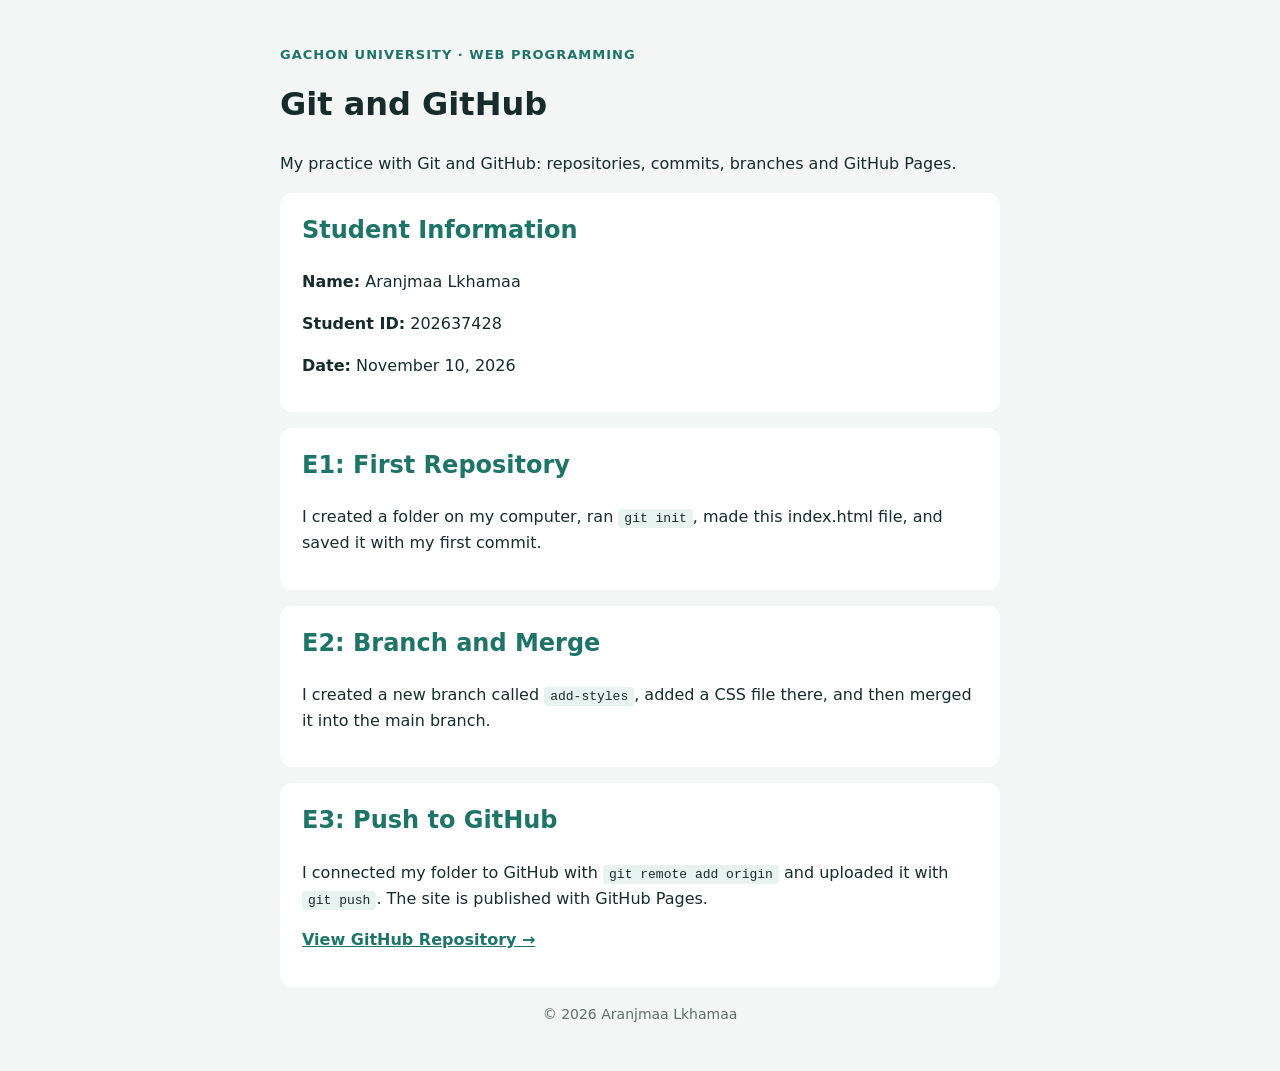
<file: index.html>
<!DOCTYPE html>
<html lang="en">
<head>
  <meta charset="UTF-8">
  <meta name="viewport" content="width=device-width, initial-scale=1">
  <title>Git and GitHub | Web Programming</title>
  <link rel="stylesheet" href="style.css">
</head>
<body>
  <header>
    <p class="label">Gachon University · Web Programming</p>
    <h1>Git and GitHub</h1>
    <p>My practice with Git and GitHub: repositories, commits, branches and GitHub Pages.</p>
  </header>

  <section>
    <h2>Student Information</h2>
    <p><b>Name:</b> Aranjmaa Lkhamaa</p>
    <p><b>Student ID:</b> 202637428</p>
    <p><b>Date:</b> November 10, 2026</p>
  </section>

  <section>
    <h2>E1: First Repository</h2>
    <p>I created a folder on my computer, ran <code>git init</code>, made this index.html file, and saved it with my first commit.</p>
  </section>

  <section>
    <h2>E2: Branch and Merge</h2>
    <p>I created a new branch called <code>add-styles</code>, added a CSS file there, and then merged it into the main branch.</p>
  </section>

  <section>
    <h2>E3: Push to GitHub</h2>
    <p>I connected my folder to GitHub with <code>git remote add origin</code> and uploaded it with <code>git push</code>. The site is published with GitHub Pages.</p>
    <p><a href="https://github.com/Lkhamaa552/webpro-w9">View GitHub Repository →</a></p>
  </section>

  <footer><p>© 2026 Aranjmaa Lkhamaa</p></footer>
</body>
</html>
</file>
<file: style.css>
body { font-family: system-ui, sans-serif; max-width: 720px; margin: 0 auto; padding: 32px 20px; background: #F3F6F5; color: #172B2A; line-height: 1.6; }
.label { color: #1E7466; font-weight: bold; letter-spacing: 1px; text-transform: uppercase; font-size: 13px; }
h1 { margin-top: 4px; }
section { background: #fff; padding: 18px 22px; border-radius: 12px; margin: 16px 0; }
h2 { color: #1E7466; margin-top: 0; }
code { background: #E8F2EF; padding: 2px 6px; border-radius: 4px; }
a { color: #1E7466; font-weight: bold; }
footer { text-align: center; color: #5F6E6A; font-size: 14px; }
</file>
